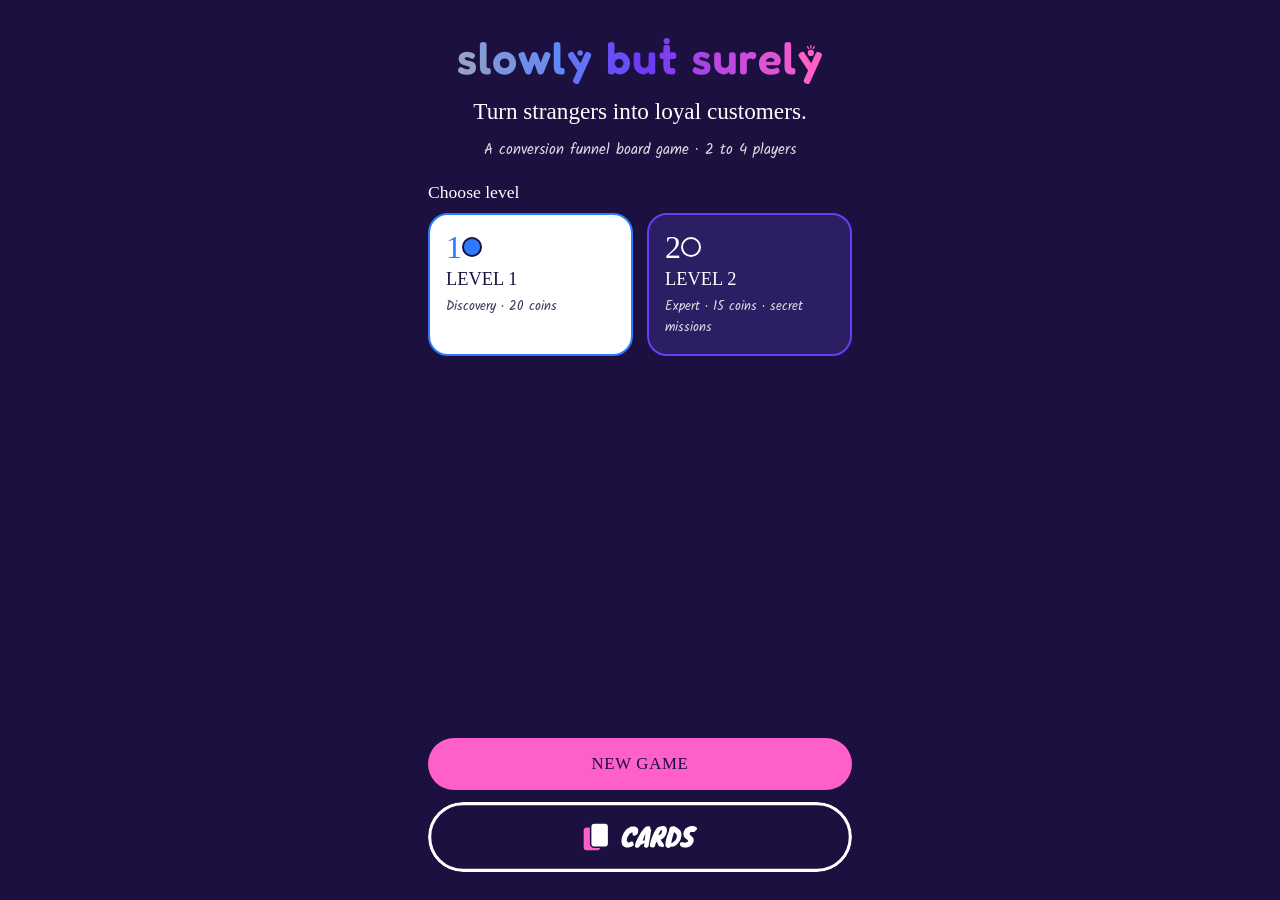
<file: index.html>
<!doctype html>
<html lang="en">
<head>
  <meta charset="utf-8">
  <meta name="viewport" content="width=device-width, initial-scale=1">
  <title>Slowly But Surely</title>
  <!-- Typographies Google Fonts -->
  <link rel="preconnect" href="https://fonts.googleapis.com">
  <link rel="preconnect" href="https://fonts.gstatic.com" crossorigin>
  <link href="https://fonts.googleapis.com/css2?family=DM+Mono:wght@400;500&family=Kalam:wght@400;700&family=Permanent+Marker&display=swap" rel="stylesheet">
  <link rel="stylesheet" href="./css/style.css">
  <script type="module" src="./js/app.js"></script>
</head>
<body>
  <main class="shell">
    <!-- Écran d'accueil : logo, choix du niveau (1 en bleu par défaut) et boutons -->
    <section id="screen-home" class="screen">
      <div class="home-hero">
        <img src="./assets/logo.svg" alt="slowly but surely" class="logo-svg logo-hero">
        <p class="hero-lead">Turn strangers into loyal customers.</p>
        <p class="hero-sub">A conversion funnel board game · 2 to 4 players</p>
      </div>

      <div>
        <span class="section-label">Choose level</span>
        <div class="level-grid">
          <button type="button" class="lvl-card is-sel-1" data-level="1">
            <div class="lvl-top">
              <span class="lvl-num">1</span>
              <span class="radio-dot"></span>
            </div>
            <div class="lvl-name">LEVEL 1</div>
            <div class="lvl-desc">Discovery · 20 coins</div>
          </button>
          <button type="button" class="lvl-card" data-level="2">
            <div class="lvl-top">
              <span class="lvl-num">2</span>
              <span class="radio-dot"></span>
            </div>
            <div class="lvl-name">LEVEL 2</div>
            <div class="lvl-desc">Expert · 15 coins · secret missions</div>
          </button>
        </div>
      </div>

      <div class="cta-stack">
        <button id="btn-new-game" type="button" class="btn-main">NEW GAME</button>
        <a href="./guide.html" class="btn-svg-link">
          <img src="./assets/button_cards.svg" alt="Cards" class="btn-svg-img">
        </a>
      </div>
    </section>

    <!-- Écran configuration des joueurs (logo cliquable pour revenir à l'accueil) -->
    <section id="screen-players" class="screen hidden">
      <header class="top-bar">
        <button id="btn-players-home" type="button" class="logo-btn" aria-label="Back to home">
          <img src="./assets/logo.svg" alt="slowly but surely" class="logo-svg">
        </button>
        <span id="players-level-badge" class="lvl-pill">LEVEL 1</span>
      </header>
      <div class="page-head">
        <h1 class="page-title">Players</h1>
        <p class="page-sub">How many players are at the table?</p>
      </div>
      <div class="count-grid">
        <button type="button" class="count-btn" data-count="2">2</button>
        <button type="button" class="count-btn is-active" data-count="3">3</button>
        <button type="button" class="count-btn" data-count="4">4</button>
      </div>
      <p class="hint-line">Just first names. Each player keeps their token colour.</p>
      <div id="player-inputs" class="stack"></div>
      <p id="players-error" class="err-msg hidden"></p>
      <div class="cta-stack">
        <button id="btn-start-game" type="button" class="btn-main">START GAME</button>
        <a href="./guide.html" class="btn-svg-link">
          <img src="./assets/button_cards.svg" alt="Cards" class="btn-svg-img">
        </a>
      </div>
    </section>

    <!-- Écran de manche (6 manches) -->
    <section id="screen-round" class="screen hidden">
      <header class="top-bar">
        <img src="./assets/logo.svg" alt="slowly but surely" class="logo-svg">
        <span id="round-level-badge" class="lvl-pill">LEVEL 1</span>
      </header>
      <div class="round-box">
        <div id="round-eyebrow" class="round-label">ROUND</div>
        <div id="round-counter" class="round-big">1/6</div>
        <div id="round-bars" class="round-bars"></div>
      </div>
      <div id="event-slot" class="event-wrap"></div>
      <div class="cta-stack">
        <button id="btn-round-action" type="button" class="btn-main">ROUND 1: DRAW EVENT</button>
        <a href="./guide.html" class="btn-svg-link">
          <img src="./assets/button_cards.svg" alt="Cards" class="btn-svg-img">
        </a>
      </div>
    </section>

    <!-- Écran de saisie des scores finaux (en pions + pièces) -->
    <section id="screen-scores" class="screen hidden">
      <header class="top-bar">
        <img src="./assets/logo.svg" alt="slowly but surely" class="logo-svg">
        <span id="scores-level-badge" class="lvl-pill">LEVEL 1</span>
      </header>
      <div class="page-head">
        <h1 class="page-title">Final scores</h1>
        <p id="scores-subtitle" class="page-sub">Count your pawns and coins on the board.</p>
      </div>
      <form id="scores-form" class="score-form" novalidate>
        <div id="score-cards" class="stack"></div>
        <button type="submit" class="btn-main">CALCULATE</button>
      </form>
    </section>

    <!-- Écran des résultats -->
    <section id="screen-results" class="screen hidden">
      <header class="top-bar">
        <img src="./assets/logo.svg" alt="slowly but surely" class="logo-svg">
        <span id="results-level-badge" class="lvl-pill">LEVEL 1</span>
      </header>
      <h1 class="page-title">Results</h1>
      <div id="winner-banner"></div>
      <div id="runners-list" class="stack"></div>
      <p class="bonus-note"><span class="bonus-dot"></span>Best conversion rate: +3 bonus points.</p>
      <div class="cta-stack">
        <button id="btn-results-new-game" type="button" class="btn-outline">NEW GAME</button>
      </div>
    </section>
  </main>

  <!-- Modale de confirmation de manche / fin de partie -->
  <div id="modal-round" class="modal hidden">
    <div class="modal-card">
      <div class="modal-badge">?</div>
      <h2 id="modal-round-title" class="modal-title">Everyone played?</h2>
      <p id="modal-round-desc" class="modal-desc"></p>
      <div class="modal-actions">
        <button id="modal-round-cancel" type="button" class="btn-modal-cancel">CANCEL</button>
        <button id="modal-round-confirm" type="button" class="btn-modal-pink">YES</button>
      </div>
    </div>
  </div>

  <!-- Modale de suppression de partie -->
  <div id="modal-reset" class="modal hidden">
    <div class="modal-card">
      <div class="modal-badge">!</div>
      <h2 class="modal-title">Erase game?</h2>
      <p class="modal-desc">Scores will be deleted from this device.</p>
      <div class="modal-actions">
        <button id="modal-reset-cancel" type="button" class="btn-modal-cancel">CANCEL</button>
        <button id="modal-reset-confirm" type="button" class="btn-modal-pink">ERASE</button>
      </div>
    </div>
  </div>
</body>
</html>
</file>
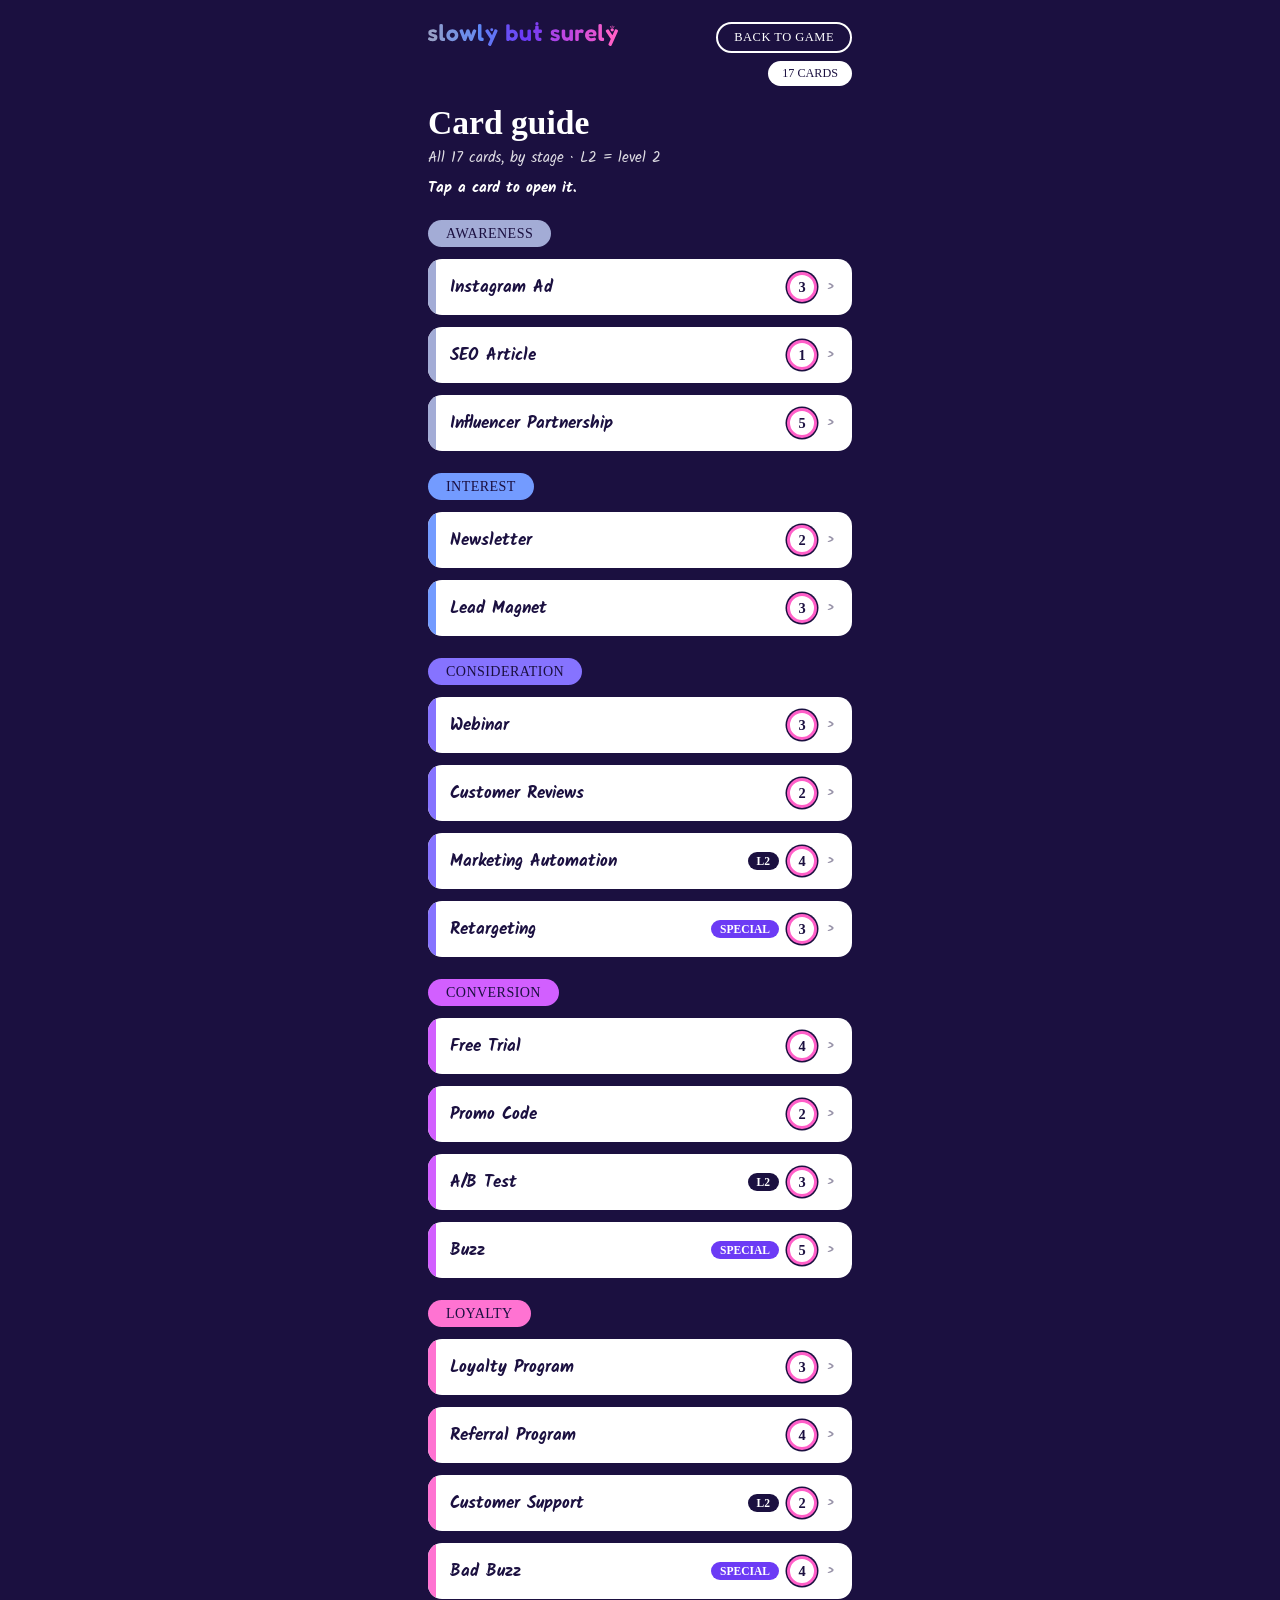
<file: guide.html>
<!doctype html>
<html lang="en">
<head>
  <meta charset="utf-8">
  <meta name="viewport" content="width=device-width, initial-scale=1">
  <title>Slowly But Surely - Card guide</title>
  <!-- Typographies Google Fonts -->
  <link rel="preconnect" href="https://fonts.googleapis.com">
  <link rel="preconnect" href="https://fonts.gstatic.com" crossorigin>
  <link href="https://fonts.googleapis.com/css2?family=DM+Mono:wght@400;500&family=Kalam:wght@400;700&family=Permanent+Marker&display=swap" rel="stylesheet">
  <link rel="stylesheet" href="./css/style.css">
  <script type="module" src="./js/guide.js"></script>
</head>
<body>
  <main class="shell">
    <!-- Barre haute : logo SVG à gauche, pilules BACK TO GAME et 17 CARDS à droite -->
    <header class="top-bar">
      <a href="./index.html"><img src="./assets/logo.svg" alt="slowly but surely" class="logo-svg"></a>
      <div class="guide-pills">
        <a href="./index.html" class="pill-outline">BACK TO GAME</a>
        <span id="guide-count-pill" class="pill-white">17 CARDS</span>
      </div>
    </header>

    <!-- Vue 1 : liste complète des 17 cartes par étape -->
    <section id="guide-list-view" class="guide-list-screen">
      <div class="page-head">
        <h1 class="page-title">Card guide</h1>
        <p class="page-sub">All 17 cards, by stage · L2 = level 2</p>
        <p class="tap-hint">Tap a card to open it.</p>
      </div>
      <div id="guide-groups" class="stack-lg"></div>
    </section>

    <!-- Vue 2 : détail plein écran espacé d'une carte -->
    <section id="guide-detail-view" class="screen hidden">
      <div class="detail-top">
        <button id="btn-back-to-list" type="button" class="back-link">&lsaquo;&nbsp;&nbsp;All cards</button>
        <div id="detail-stage-pill" class="row-right"></div>
      </div>

      <div id="guide-detail-content" class="detail-wrap"></div>

      <button id="btn-next-card" type="button" class="btn-outline">NEXT CARD</button>
    </section>
  </main>
</body>
</html>
</file>
<file: css/style.css>
/* Palette de couleurs Slowly But Surely */
:root {
  --ink: #1B1040;
  --wall: #2B1E62;
  --pink: #FF5FC8;
  --violet: #6C3BF5;
  --blue: #2F7BFF;
  --white: #FFFFFF;
}

* { box-sizing: border-box; }

body {
  margin: 0;
  background: var(--ink);
  color: var(--white);
  font-family: "Kalam", cursive;
  min-height: 100dvh;
}

button, input { font: inherit; color: inherit; }
button { cursor: pointer; border: 0; background: none; }
a { color: inherit; text-decoration: none; }
.hidden { display: none !important; }

/* Conteneur mobile plein écran */
.shell {
  max-width: 460px;
  min-height: 100dvh;
  margin: 0 auto;
  padding: 22px 18px 28px;
  display: flex;
  flex-direction: column;
  gap: 18px;
}

/* Écrans étirés sur toute la hauteur de l'écran */
.screen {
  flex: 1;
  display: flex;
  flex-direction: column;
  justify-content: space-between;
  gap: 20px;
}

.top-bar {
  display: flex;
  align-items: flex-start;
  justify-content: space-between;
  gap: 12px;
}

.logo-btn { padding: 0; display: inline-flex; align-items: center; }
.logo-svg { height: 24px; width: auto; display: block; }
.logo-hero { height: 46px; margin: 0 auto; }

/* Pilules d'en-tête identiques pour LEVEL 1 et LEVEL 2 */
.lvl-pill, .pill-outline {
  padding: 6px 16px;
  border-radius: 999px;
  border: 2px solid var(--white);
  background: transparent;
  color: var(--white);
  font-family: "Permanent Marker", cursive;
  font-size: 0.78rem;
  letter-spacing: 0.04em;
  white-space: nowrap;
}

.pill-white {
  padding: 5px 14px;
  border-radius: 999px;
  background: var(--white);
  color: var(--ink);
  font-family: "Permanent Marker", cursive;
  font-size: 0.76rem;
}

.guide-pills {
  display: flex;
  flex-direction: column;
  align-items: flex-end;
  gap: 8px;
}

/* Accueil */
.home-hero {
  text-align: center;
  padding-top: 16px;
  display: flex;
  flex-direction: column;
  gap: 12px;
}

.hero-lead {
  margin: 0;
  font-family: "Permanent Marker", cursive;
  font-size: 1.45rem;
  line-height: 1.3;
}

.hero-sub, .hint-line, .page-sub {
  margin: 0;
  font-size: 0.92rem;
  opacity: 0.85;
}

.tap-hint {
  margin: 2px 0 0;
  font-weight: 700;
  font-size: 0.95rem;
}

.section-label {
  display: block;
  font-family: "Permanent Marker", cursive;
  font-size: 1.1rem;
  margin-bottom: 10px;
}

/* Cartes de choix de niveau : Level 1 en bleu, Level 2 en rose */
.level-grid {
  display: grid;
  grid-template-columns: 1fr 1fr;
  gap: 14px;
}

.lvl-card {
  background: var(--wall);
  border: 2px solid var(--violet);
  border-radius: 20px;
  padding: 16px;
  text-align: left;
  display: flex;
  flex-direction: column;
  gap: 6px;
}

.lvl-top {
  display: flex;
  align-items: center;
  justify-content: space-between;
}

.lvl-num {
  font-family: "Permanent Marker", cursive;
  font-size: 2rem;
  line-height: 1;
}

.radio-dot {
  width: 20px;
  height: 20px;
  border-radius: 50%;
  border: 2px solid var(--white);
}

.lvl-name { font-family: "Permanent Marker", cursive; font-size: 1.15rem; }
.lvl-desc { font-size: 0.82rem; opacity: 0.85; }

.lvl-card.is-sel-1 {
  background: var(--white);
  border-color: var(--blue);
  color: var(--ink);
}
.lvl-card.is-sel-1 .lvl-num { color: var(--blue); }
.lvl-card.is-sel-1 .radio-dot { background: var(--blue); border-color: var(--ink); }

.lvl-card.is-sel-2 {
  background: var(--white);
  border-color: var(--pink);
  color: var(--ink);
}
.lvl-card.is-sel-2 .lvl-num { color: var(--pink); }
.lvl-card.is-sel-2 .radio-dot { background: var(--pink); border-color: var(--ink); }

/* Boutons d'action principaux et bouton SVG Cards */
.cta-stack {
  display: flex;
  flex-direction: column;
  gap: 12px;
  margin-top: auto;
}

.btn-main, .btn-outline {
  width: 100%;
  padding: 16px 18px;
  border-radius: 999px;
  text-align: center;
  font-family: "Permanent Marker", cursive;
  font-size: 1.05rem;
  letter-spacing: 0.04em;
  display: block;
}

.btn-main { background: var(--pink); color: var(--ink); }
.btn-outline { border: 2px solid var(--white); color: var(--white); }

.btn-svg-link {
  display: block;
  width: 100%;
  border-radius: 999px;
  overflow: hidden;
}

.btn-svg-img {
  width: 100%;
  height: auto;
  display: block;
}

.page-title {
  margin: 0;
  font-family: "Permanent Marker", cursive;
  font-size: 2.1rem;
}

.page-head { display: flex; flex-direction: column; gap: 4px; }
.stack { display: flex; flex-direction: column; gap: 12px; }
.stack-lg { display: flex; flex-direction: column; gap: 22px; }

/* Joueurs */
.count-grid {
  display: grid;
  grid-template-columns: repeat(3, 1fr);
  gap: 12px;
}

.count-btn {
  padding: 14px;
  border-radius: 16px;
  background: var(--wall);
  font-family: "Permanent Marker", cursive;
  font-size: 1.5rem;
}

.count-btn.is-active { background: var(--white); color: var(--ink); }

.player-row {
  display: flex;
  align-items: center;
  gap: 12px;
}

.dot {
  width: 22px;
  height: 22px;
  border-radius: 50%;
  border: 2px solid var(--ink);
  flex-shrink: 0;
}

.name-inp {
  width: 100%;
  padding: 14px 16px;
  border-radius: 16px;
  background: var(--white);
  color: var(--ink);
  border: 0;
}

.err-msg {
  margin: 0;
  color: var(--pink);
  font-family: "DM Mono", monospace;
  font-size: 0.8rem;
}

/* Manches */
.round-box { text-align: center; }

.round-label {
  font-family: "DM Mono", monospace;
  font-size: 0.85rem;
  letter-spacing: 0.25em;
  color: var(--pink);
}

.round-big {
  font-family: "Permanent Marker", cursive;
  font-size: 4.5rem;
  line-height: 1;
  margin: 6px 0 14px;
}

.round-bars {
  display: grid;
  grid-template-columns: repeat(6, 1fr);
  gap: 8px;
}

.r-bar { height: 6px; border-radius: 999px; background: var(--wall); }
.r-bar.is-on { background: var(--pink); }

.event-wrap {
  flex: 1;
  display: flex;
  flex-direction: column;
  justify-content: center;
}

.event-wait {
  background: var(--wall);
  border-radius: 24px;
  padding: 36px 20px;
  text-align: center;
  display: flex;
  flex-direction: column;
  align-items: center;
  gap: 14px;
}

.q-circle {
  width: 58px;
  height: 58px;
  border-radius: 50%;
  border: 2px solid var(--white);
  display: grid;
  place-items: center;
  font-family: "Permanent Marker", cursive;
  font-size: 1.6rem;
}

.event-card {
  background: var(--white);
  color: var(--ink);
  border-radius: 24px;
  overflow: hidden;
}

.event-head {
  padding: 12px 18px;
  display: flex;
  align-items: center;
  justify-content: space-between;
  font-weight: 700;
}

.excl-badge {
  width: 26px;
  height: 26px;
  border-radius: 50%;
  background: var(--ink);
  color: var(--white);
  display: grid;
  place-items: center;
  font-family: "Permanent Marker", cursive;
}

.event-body {
  padding: 20px;
  display: flex;
  flex-direction: column;
  gap: 12px;
}

.event-name {
  margin: 0;
  font-family: "Permanent Marker", cursive;
  font-size: 1.7rem;
}

.event-tip {
  margin: 0;
  padding-top: 10px;
  border-top: 1px solid #E5E7EB;
  font-size: 0.85rem;
  opacity: 0.75;
}

/* Scores et résultats */
.score-form {
  flex: 1;
  display: flex;
  flex-direction: column;
  justify-content: space-between;
  gap: 18px;
}

.score-card {
  background: var(--white);
  color: var(--ink);
  border-radius: 22px;
  padding: 16px;
  display: flex;
  flex-direction: column;
  gap: 12px;
}

.score-head {
  display: flex;
  align-items: center;
  justify-content: space-between;
  gap: 8px;
}

.mission-pill {
  padding: 6px 12px;
  border-radius: 999px;
  border: 2px solid var(--ink);
  font-family: "Permanent Marker", cursive;
  font-size: 0.8rem;
  display: flex;
  align-items: center;
  gap: 6px;
}

.mission-pill.is-on { background: var(--pink); }

/* Grille des 5 champs de saisie des scores (pions + pièces) */
.metrics-5 {
  display: grid;
  grid-template-columns: 1fr 1fr;
  gap: 10px;
}

.m-box {
  background: #F4F5FB;
  border-radius: 14px;
  padding: 10px 12px;
  border-left: 4px solid var(--violet);
}

.m-box.is-wide { grid-column: span 2; }

.m-box label {
  display: block;
  font-family: "DM Mono", monospace;
  font-size: 0.68rem;
  font-weight: 500;
}

.m-box input {
  width: 100%;
  border: 0;
  background: transparent;
  font-family: "Permanent Marker", cursive;
  font-size: 1.35rem;
  color: var(--ink);
  margin-top: 4px;
}

.winner-card {
  background: var(--pink);
  color: var(--ink);
  border-radius: 24px;
  padding: 20px;
  display: flex;
  align-items: center;
  justify-content: space-between;
  gap: 12px;
}

.winner-name {
  font-family: "Permanent Marker", cursive;
  font-size: 1.8rem;
  display: flex;
  align-items: center;
  gap: 10px;
  margin: 4px 0;
}

.pts-ring {
  width: 82px;
  height: 82px;
  border-radius: 50%;
  background: var(--white);
  border: 4px solid var(--ink);
  display: grid;
  place-items: center;
  font-family: "Permanent Marker", cursive;
  font-size: 1.7rem;
  flex-shrink: 0;
}

.runner-card {
  background: var(--white);
  color: var(--ink);
  border-radius: 18px;
  padding: 14px 16px;
  display: flex;
  align-items: center;
  justify-content: space-between;
}

.rank-circle {
  width: 30px;
  height: 30px;
  border-radius: 50%;
  border: 2px solid var(--ink);
  display: grid;
  place-items: center;
  font-family: "Permanent Marker", cursive;
}

.bonus-note {
  margin: 0;
  display: flex;
  align-items: center;
  gap: 10px;
  font-size: 0.9rem;
}

.bonus-dot {
  width: 16px;
  height: 16px;
  border-radius: 50%;
  background: var(--pink);
  flex-shrink: 0;
}

/* Guide des cartes */
.guide-list-screen {
  display: flex;
  flex-direction: column;
  gap: 20px;
}

.stage-chip {
  display: inline-block;
  align-self: flex-start;
  padding: 5px 18px;
  border-radius: 999px;
  color: var(--ink);
  font-family: "Permanent Marker", cursive;
  font-size: 0.88rem;
  letter-spacing: 0.03em;
}

.card-row-btn {
  width: 100%;
  background: var(--white);
  color: var(--ink);
  border-radius: 14px;
  padding: 13px 16px 13px 22px;
  position: relative;
  overflow: hidden;
  display: flex;
  align-items: center;
  justify-content: space-between;
  font-weight: 700;
  font-size: 1.05rem;
  text-align: left;
}

.card-row-btn::before {
  content: "";
  position: absolute;
  inset: 0 auto 0 0;
  width: 8px;
  background: var(--accent, var(--pink));
}

.row-right { display: flex; align-items: center; gap: 8px; }

.tag-pill {
  background: var(--ink);
  color: var(--white);
  padding: 3px 9px;
  border-radius: 999px;
  font-family: "Permanent Marker", cursive;
  font-size: 0.72rem;
}

.tag-pill.is-special {
  background: var(--violet);
}

.coin-circle {
  width: 30px;
  height: 30px;
  border-radius: 50%;
  background: var(--white);
  border: 3px solid var(--pink);
  box-shadow: 0 0 0 1.5px var(--ink);
  display: grid;
  place-items: center;
  font-family: "Permanent Marker", cursive;
  font-size: 0.9rem;
  color: var(--ink);
}

.coin-circle.is-lg {
  width: 52px;
  height: 52px;
  border-width: 5px;
  box-shadow: 0 0 0 2px var(--ink);
  font-size: 1.45rem;
  flex-shrink: 0;
}

.chev { opacity: 0.45; font-size: 1.2rem; }

.detail-top { display: flex; flex-direction: column; gap: 14px; }

.back-link {
  align-self: flex-start;
  font-weight: 700;
  font-size: 1.1rem;
  padding: 4px 0;
}

.detail-wrap {
  flex: 1;
  display: flex;
  flex-direction: column;
  justify-content: center;
}

.detail-card {
  background: var(--white);
  color: var(--ink);
  border-radius: 26px;
  overflow: hidden;
  display: flex;
  flex-direction: column;
}

.detail-stripe { height: 16px; background: var(--accent, var(--pink)); }

.detail-body {
  padding: 24px 22px 28px;
  display: flex;
  flex-direction: column;
  gap: 20px;
}

.detail-head {
  display: flex;
  align-items: flex-start;
  justify-content: space-between;
  gap: 12px;
}

.detail-title {
  margin: 0;
  font-family: "Permanent Marker", cursive;
  font-size: 2rem;
  line-height: 1.15;
}

.detail-block {
  display: flex;
  flex-direction: column;
  gap: 6px;
  padding-top: 16px;
  border-top: 1.5px solid #E5E7EB;
}

.detail-label { font-weight: 700; font-size: 0.95rem; }
.detail-text { margin: 0; font-size: 1rem; line-height: 1.4; }
.detail-text.is-muted { opacity: 0.72; }

/* Modales */
.modal {
  position: fixed;
  inset: 0;
  background: rgba(27, 16, 64, 0.82);
  display: grid;
  place-items: center;
  padding: 20px;
}

.modal-card {
  width: 100%;
  max-width: 360px;
  background: var(--white);
  color: var(--ink);
  border-radius: 26px;
  padding: 26px 20px;
  text-align: center;
  display: flex;
  flex-direction: column;
  align-items: center;
  gap: 14px;
}

.modal-badge {
  width: 52px;
  height: 52px;
  border-radius: 50%;
  background: var(--pink);
  border: 2px solid var(--ink);
  display: grid;
  place-items: center;
  font-family: "Permanent Marker", cursive;
  font-size: 1.5rem;
}

.modal-title { margin: 0; font-family: "Permanent Marker", cursive; font-size: 1.6rem; }
.modal-desc { margin: 0; font-size: 0.95rem; opacity: 0.8; }

.modal-actions {
  width: 100%;
  display: grid;
  grid-template-columns: 1fr 1fr;
  gap: 10px;
  margin-top: 6px;
}

.btn-modal-cancel, .btn-modal-pink {
  padding: 13px;
  border-radius: 999px;
  font-family: "Permanent Marker", cursive;
  font-size: 0.95rem;
}

.btn-modal-cancel {
  background: var(--white);
  border: 2px solid var(--ink);
  color: var(--ink);
}

.btn-modal-pink {
  background: var(--pink);
  border: 2px solid var(--ink);
  color: var(--ink);
}
</file>
